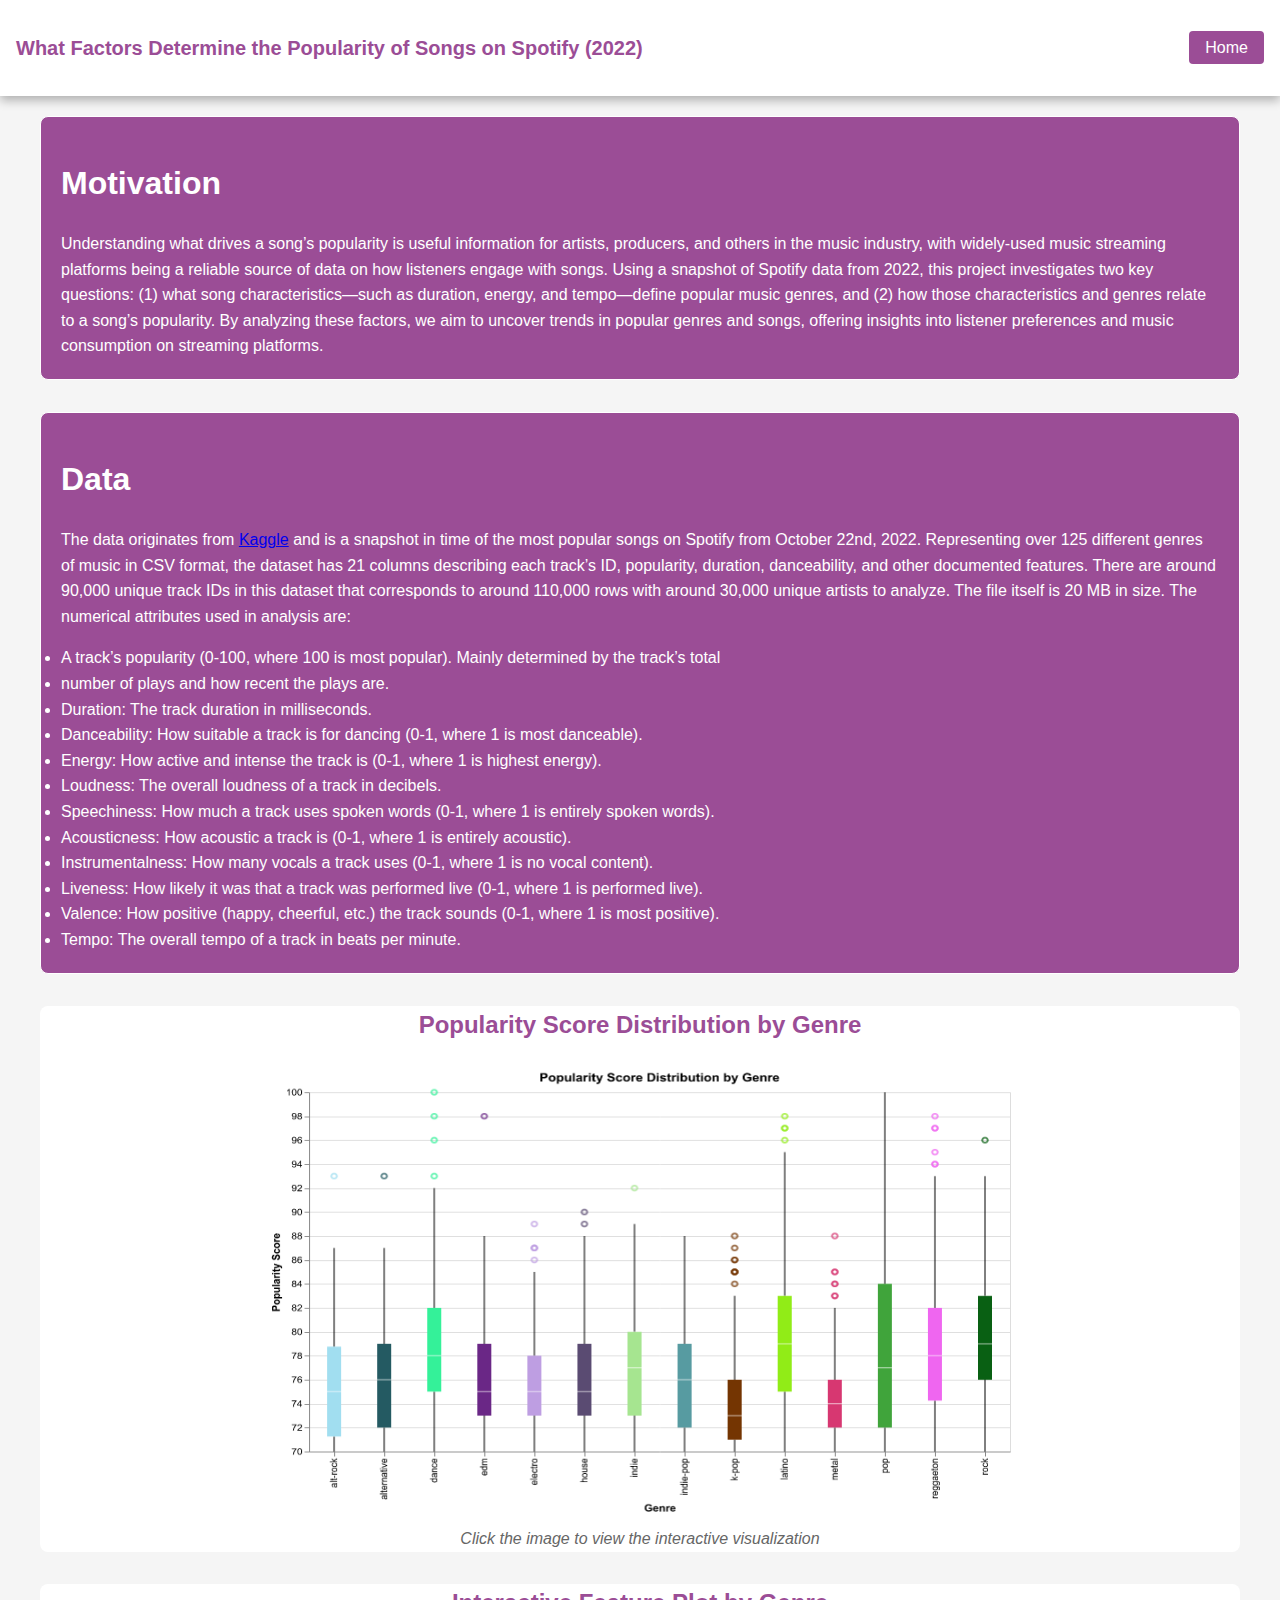
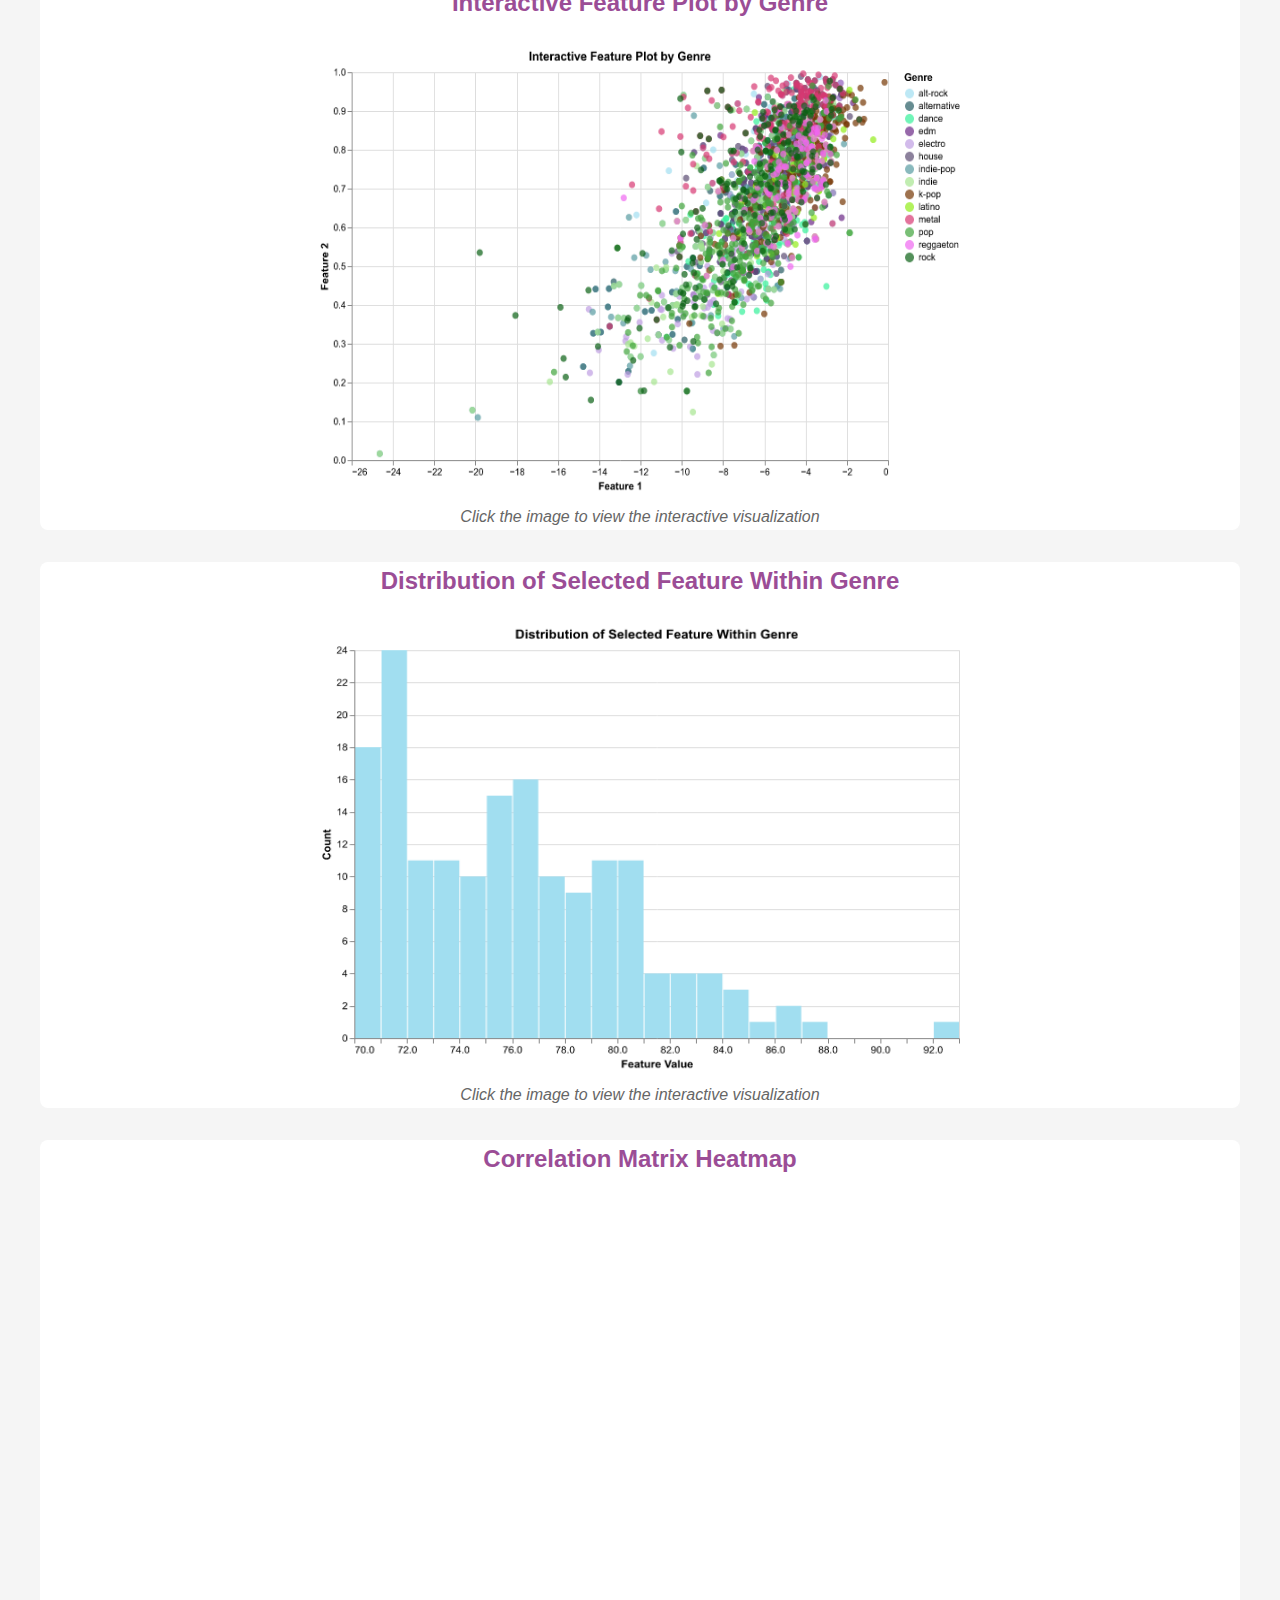
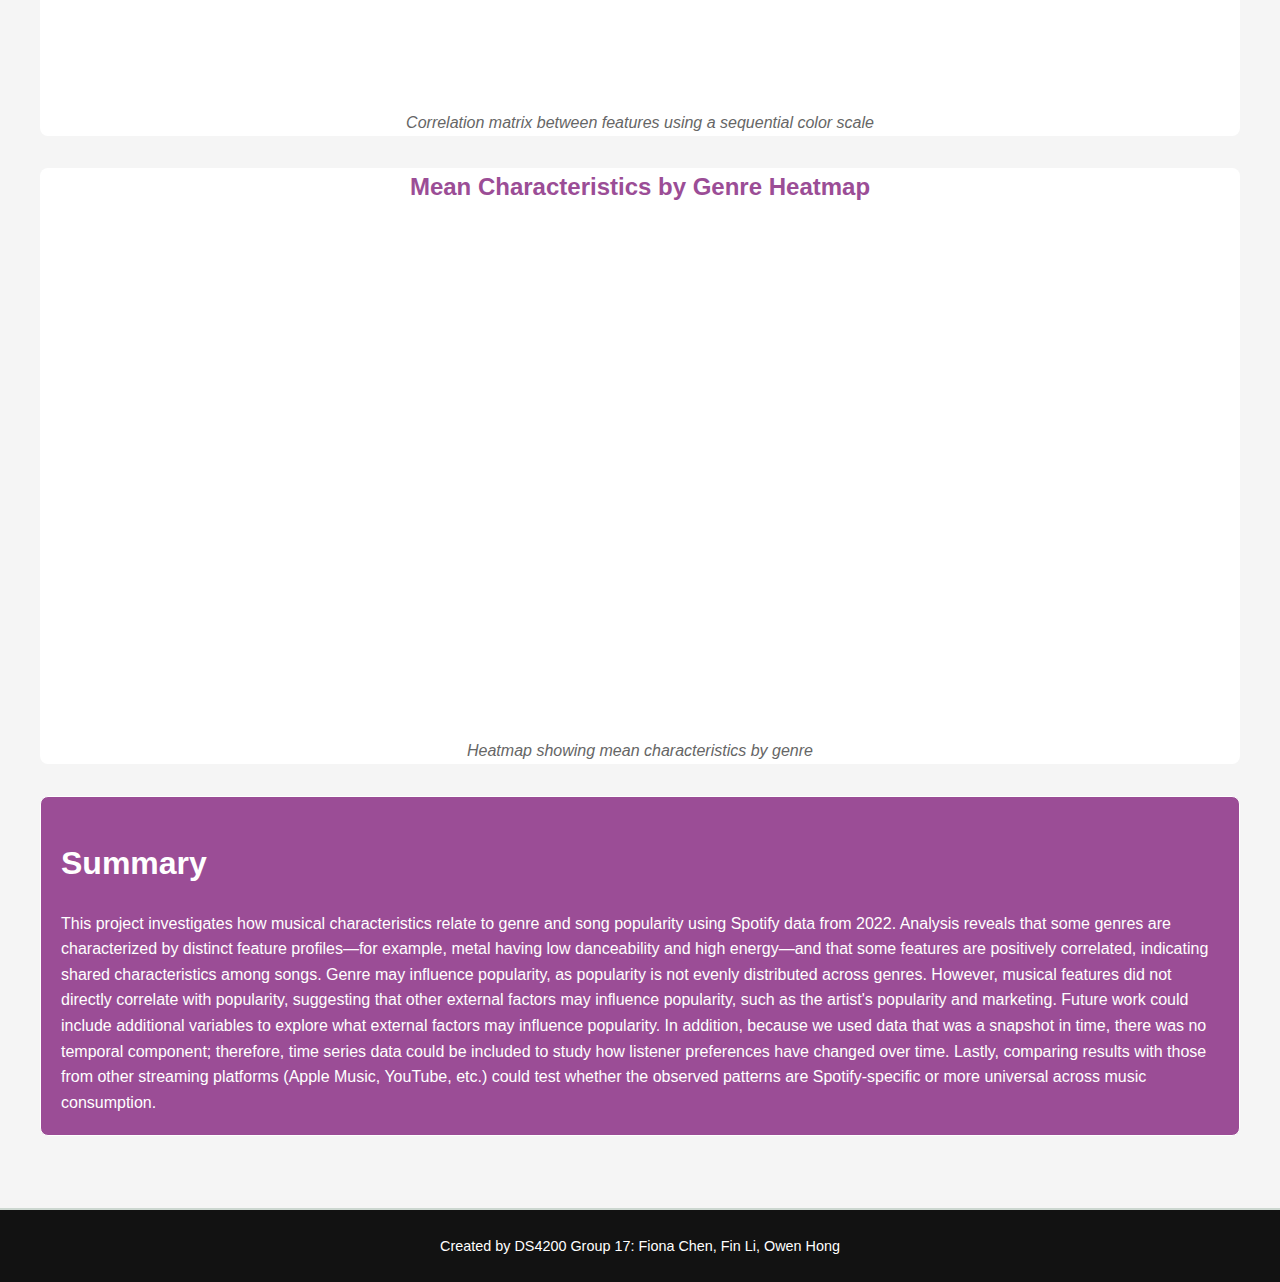
<file: index.html>
<!DOCTYPE html>
<html lang="en">

<head>
  <meta charset="UTF-8">
  <meta name="viewport" content="width=device-width, initial-scale=1.0">
  <title>What Factors Determine the Popularity of Songs on Spotify (2022)</title>
  <script src="https://d3js.org/d3.v7.min.js"></script>
  <link href="https://fonts.googleapis.com/css2?family=Roboto:wght@400;700&display=swap" rel="stylesheet">
  <!-- Link to external CSS file -->
  <link rel="stylesheet" href="style1.css">
  <!-- Additional inline styles for visualization sections -->
</head>

<body>

  <!-- Top Navigation Bar -->
  <nav class="top-nav">
    <div class="nav-left">
      <a href="#top" class="logo">What Factors Determine the Popularity of Songs on Spotify (2022)</a>
    </div>
    <div class="nav-right">
      <a href="#home">Home</a>
    </div>
  </nav>

  <div class="container">
    <!-- Abstract Section -->
    <section id="abstract" class="abstract">
      <h1> Motivation </h1>
      <p>
        Understanding what drives a song’s popularity is useful information for artists, producers, and others in the
        music industry, with widely-used music streaming platforms being a reliable source of data on how listeners
        engage with songs. Using a snapshot of Spotify data from 2022, this project investigates two key questions: (1)
        what song characteristics—such as duration, energy, and tempo—define popular music genres, and (2) how those
        characteristics and genres relate to a song’s popularity. By analyzing these factors, we aim to uncover trends
        in popular genres and songs, offering insights into listener preferences and music consumption on streaming
        platforms.
      </p>
    </section>

    <section id="data" class="data">
      <h1> Data </h1>
      <p>
        The data originates from <a href="https://www.kaggle.com/datasets/maharshipandya/-spotify-tracks-dataset/"> Kaggle</a> and is a snapshot in time of the most popular songs on Spotify from October
        22nd, 2022. Representing over 125 different genres of music in CSV format, the dataset has 21 columns describing
        each track’s ID, popularity, duration, danceability, and other documented features. There are around 90,000
        unique track IDs in this dataset that corresponds to around 110,000 rows with around 30,000 unique artists to
        analyze. The file itself is 20 MB in size.

        The numerical attributes used in analysis are:
      </p>
        <li> A track’s popularity (0-100, where 100 is most popular). Mainly determined by the track’s total</li>
        <li> number of plays and how recent the plays are.</li>
        <li> Duration: The track duration in milliseconds.</li>
        <li> Danceability: How suitable a track is for dancing (0-1, where 1 is most danceable).</li>
        <li> Energy: How active and intense the track is (0-1, where 1 is highest energy).</li>
        <li> Loudness: The overall loudness of a track in decibels.</li>
        <li> Speechiness: How much a track uses spoken words (0-1, where 1 is entirely spoken words).</li>
        <li> Acousticness: How acoustic a track is (0-1, where 1 is entirely acoustic).</li>
        <li> Instrumentalness: How many vocals a track uses (0-1, where 1 is no vocal content).</li>
        <li> Liveness: How likely it was that a track was performed live (0-1, where 1 is performed live).</li>
        <li> Valence: How positive (happy, cheerful, etc.) the track sounds (0-1, where 1 is most positive).</li>
        <li> Tempo: The overall tempo of a track in beats per minute.</li>
    </section>

    <!-- Section: Popularity Score Distribution by Genre -->
    <section id="popularity" class="chart-section">
      <h2>Popularity Score Distribution by Genre</h2>
      <!-- PNG thumbnail wrapped in an anchor; clicking it loads the interactive page -->
      <a href="popularity_distribution.html">
        <img class="chart-img" src="popularity_distribution.png" alt="Popularity Score Distribution Thumbnail"
          width="750" height="450">
      </a>
      <p class="chart-caption">Click the image to view the interactive visualization</p>
    </section>

    <!-- Section: Interactive Feature Plot by Genre -->
    <section id="feature" class="chart-section">
      <h2>Interactive Feature Plot by Genre</h2>
      <a href="interactive_feature_scatter.html">
        <img class="chart-img" src="interactive_feature_scatter.png" alt="Interactive Feature Plot Thumbnail"
          width="650" height="450">
      </a>
      <p class="chart-caption">Click the image to view the interactive visualization</p>
    </section>

    <!-- Section: Distribution of Selected Feature Within Genre -->
    <section id="distribution" class="chart-section">
      <h2>Distribution of Selected Feature Within Genre</h2>
      <a href="feature_distribution.html">
        <img class="chart-img" src="feature_distribution.png" alt="Distribution of Selected Feature Thumbnail"
          width="650" height="450">
      </a>
      <p class="chart-caption">Click the image to view the interactive visualization</p>
    </section>

    <!-- Section: First D3 Heatmap (Correlation Matrix) -->
    <section id="d3heatmap1" class="chart-section">
      <h2>Correlation Matrix Heatmap</h2>
      <a href="heatmap1.html">
        <div id="heatmap1" class="d3-chart small"></div>
      </a>
      <script src="heatmap1.js"></script>
      <p class="chart-caption">Correlation matrix between features using a sequential color scale</p>
    </section>

    <!-- Section: Second D3 Heatmap (Genre Feature Means) -->
    <section id="d3heatmap2" class="chart-section">
      <h2>Mean Characteristics by Genre Heatmap</h2>
      <a href="heatmap2.html">
        <div id="heatmap2" class="d3-chart small"></div>
      </a>
      <script src="heatmap2.js"></script>
      <p class="chart-caption">Heatmap showing mean characteristics by genre</p>
    </section>

    <!-- Summary Section -->
    <section id="summary" class="abstract">
      <h1> Summary </h1>
      <p>
        This project investigates how musical characteristics relate to genre and song popularity using Spotify data
        from 2022. Analysis reveals that some genres are characterized by distinct feature profiles—for example, metal
        having low danceability and high energy—and that some features are positively correlated, indicating shared
        characteristics among songs. Genre may influence popularity, as popularity is not evenly distributed across
        genres. However, musical features did not directly correlate with popularity, suggesting that other external
        factors may influence popularity, such as the artist's popularity and marketing.

        Future work could include additional variables to explore what external factors may influence popularity. In
        addition, because we used data that was a snapshot in time, there was no temporal component; therefore, time
        series data could be included to study how listener preferences have changed over time. Lastly, comparing
        results with those from other streaming platforms (Apple Music, YouTube, etc.) could test whether the observed
        patterns are Spotify-specific or more universal across music consumption.
      </p>
    </section>

  </div>

  <footer>
    <p>Created by DS4200 Group 17: Fiona Chen, Fin Li, Owen Hong</p>
  </footer>

</body>

</html>
</file>
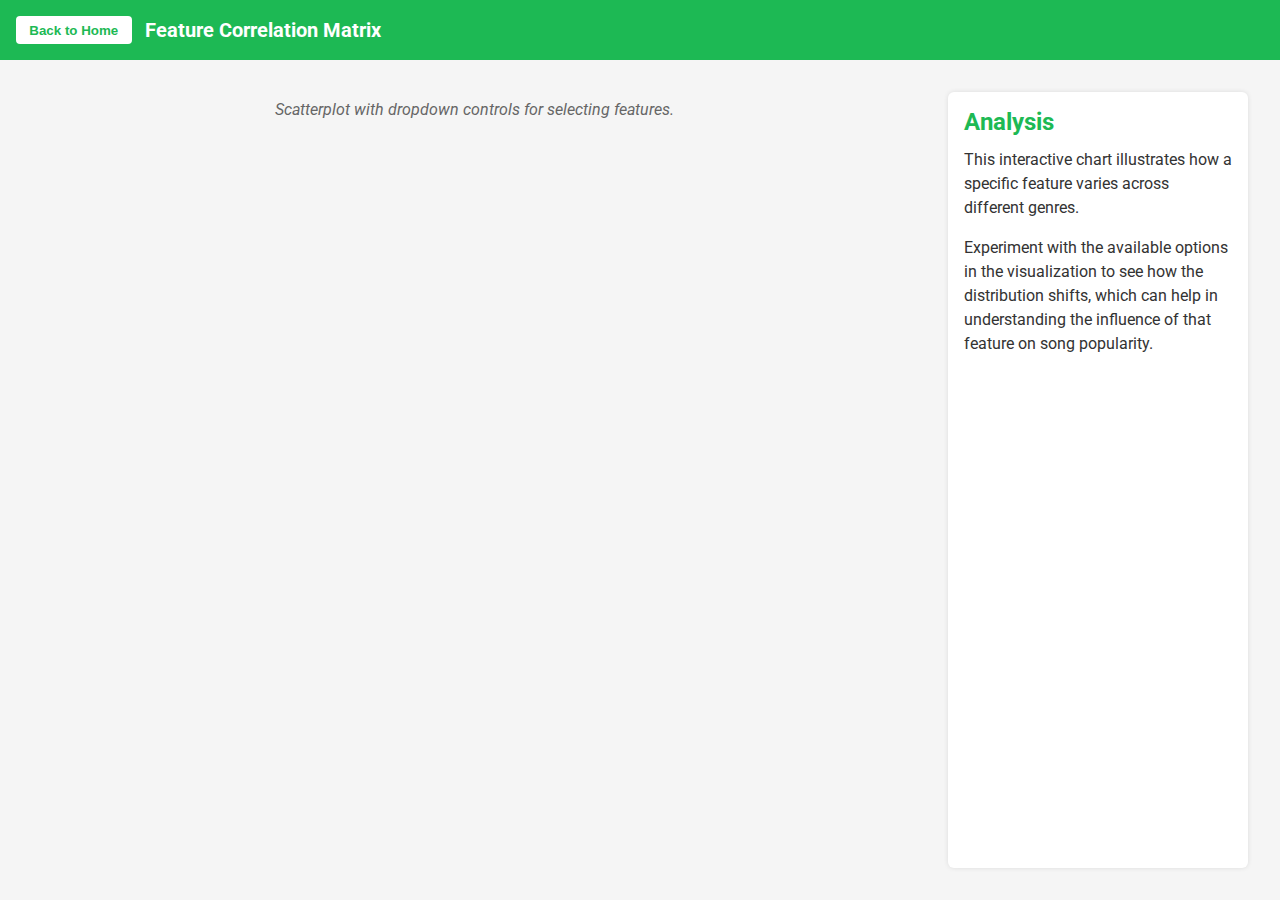
<file: heatmap1.html>
<!DOCTYPE html>
<html lang="en">

<head>
    <meta charset="UTF-8">
    <title>Feature Distribution</title>
    <link href="https://fonts.googleapis.com/css2?family=Roboto:wght@400;700&display=swap" rel="stylesheet">
    <style>
        /* Basic Reset & Body */
        * {
            margin: 0;
            padding: 0;
            box-sizing: border-box;
        }

        html,
        body {
            height: 100%;
        }

        body {
            font-family: 'Roboto', sans-serif;
            background-color: #f5f5f5;
            color: #333;
            display: flex;
            flex-direction: column;
            min-height: 100vh;
        }

        /* Header with 'Back' Button */
        .header {
            display: flex;
            align-items: center;
            background-color: #1DB954;
            padding: 1em;
            color: #fff;
        }

        .header button {
            background-color: #fff;
            border: none;
            color: #1DB954;
            font-weight: 600;
            padding: 0.5em 1em;
            border-radius: 4px;
            cursor: pointer;
            margin-right: 1em;
        }

        .header button:hover {
            background-color: #eaeaea;
        }

        .header h1 {
            font-size: 1.25rem;
            margin: 0;
        }

        /* Main Container */
        .container {
            display: flex;
            flex: 1;
            padding: 2em;
            gap: 2em;
        }

        /* Left Column: Visualization */
        .left-col {
            flex: 3;
            display: flex;
            flex-direction: column;
            align-items: center;
        }

        .plot-object {
            width: 100%;
            height: 70vh;
            /* Adjust as needed */
            border: none;
            background-color: #fff;
            box-shadow: 0 0 5px rgba(0, 0, 0, 0.1);
        }

        .chart-caption {
            font-style: italic;
            text-align: center;
            margin-top: 0.5em;
            color: #666;
        }

        /* Right Column: Analysis */
        .right-col {
            flex: 1;
            max-width: 300px;
            background-color: #fff;
            padding: 1em;
            border-radius: 6px;
            box-shadow: 0 0 5px rgba(0, 0, 0, 0.1);
            overflow-y: auto;
        }

        .right-col h2 {
            margin-bottom: 0.5em;
            color: #1DB954;
        }

        .right-col p {
            line-height: 1.5;
            margin-bottom: 1em;
        }
    </style>
</head>

<body>
    <!-- Header with Back Button -->
    <div class="header">
        <button onclick="window.location.href='index.html#abstract'">Back to Home</button>
        <h1>Feature Correlation Matrix</h1>
    </div>

    <!-- Main Container -->
    <div class="container">
        <!-- Left Column: Visualization -->
        <div class="left-col">
            <div id="heatmap1"></div>
            <script src='https://d3js.org/d3.v7.min.js'></script>
            <script src='heatmap1.js'></script>

            <p class="chart-caption">
                Scatterplot with dropdown controls for selecting features.
            </p>
        </div>

        <!-- Right Column: Analysis -->
        <div class="right-col">
            <h2>Analysis</h2>
            <p>
                This interactive chart illustrates how a specific feature varies across different genres.
            </p>
            <p>
                Experiment with the available options in the visualization to see how the distribution shifts, which can
                help in understanding the influence of that feature on song popularity.
            </p>
        </div>
    </div>
</body>

</html>
</file>
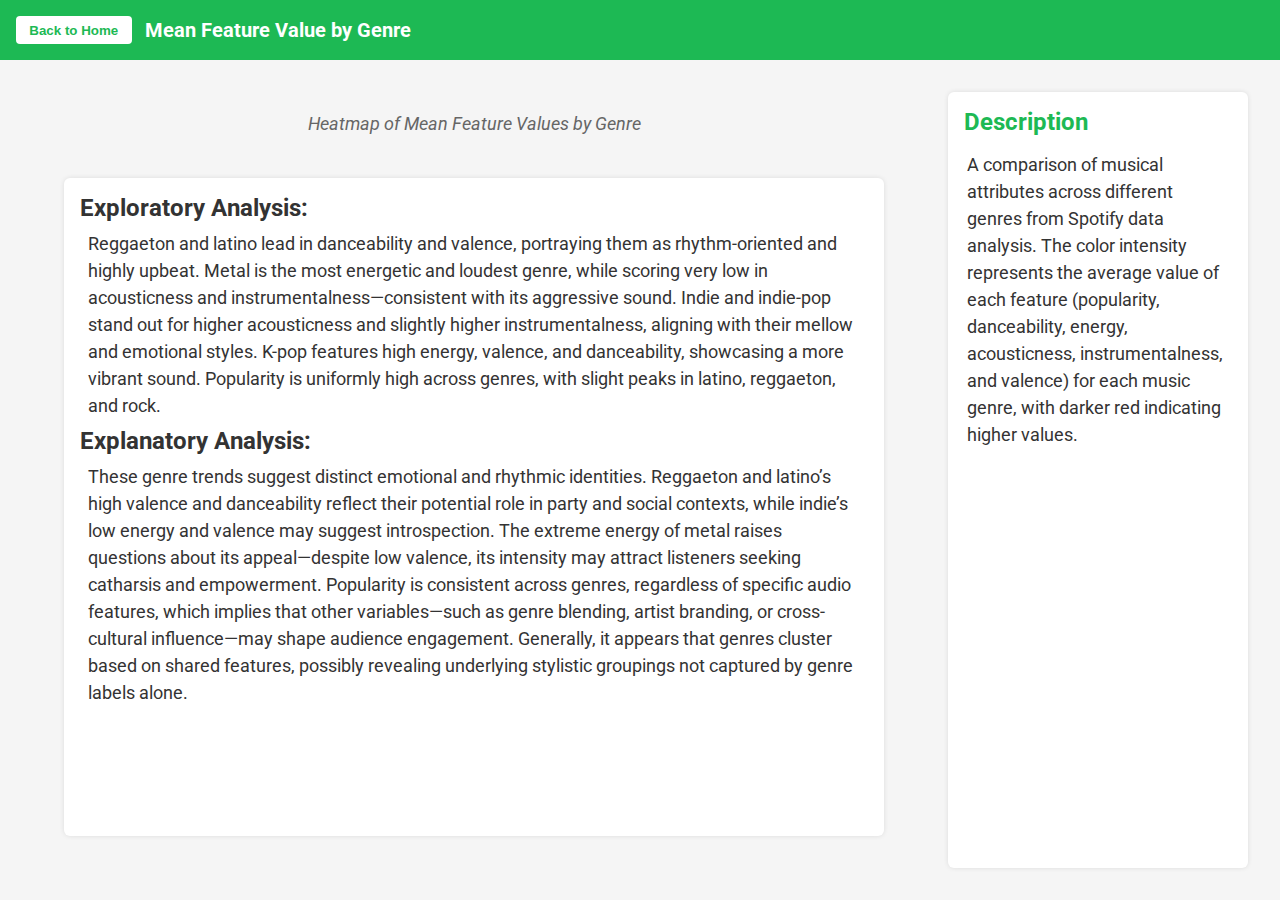
<file: heatmap2.html>
<!DOCTYPE html>
<html lang="en">

<head>
  <meta charset="UTF-8">
  <title>Feature Distribution</title>
  <link href="https://fonts.googleapis.com/css2?family=Roboto:wght@400;700&display=swap" rel="stylesheet">
  <style>
    /* Basic Reset & Body */
    * {
      margin: 0;
      padding: 0;
      box-sizing: border-box;
    }

    html,
    body {
      height: 100%;
    }

    body {
      font-family: 'Roboto', sans-serif;
      background-color: #f5f5f5;
      color: #333;
      display: flex;
      flex-direction: column;
      min-height: 100vh;
    }

    /* Header with 'Back' Button */
    .header {
      display: flex;
      align-items: center;
      background-color: #1DB954;
      padding: 1em;
      color: #fff;
    }

    .header button {
      background-color: #fff;
      border: none;
      color: #1DB954;
      font-weight: 600;
      padding: 0.5em 1em;
      border-radius: 4px;
      cursor: pointer;
      margin-right: 1em;
    }

    .header button:hover {
      background-color: #eaeaea;
    }

    .header h1 {
      font-size: 1.25rem;
      margin: 0;
    }

    /* Main Container */
    .container {
      display: flex;
      flex: 1;
      padding: 2em;
      gap: 2em;
    }

    /* Left Column: Visualization */
    .left-col {
      flex: 3;
      display: flex;
      flex-direction: column;
      align-items: center;
    }

    .plot-object {
      width: 100%;
      height: 70vh;
      /* Adjust as needed */
      border: none;
      background-color: #fff;
      box-shadow: 0 0 5px rgba(0, 0, 0, 0.1);
    }

    .chart-caption {
      font-style: italic;
      text-align: center;
      margin-top: 0.5em;
      color: #666;
    }

    /* Right Column: Analysis */
    .right-col {
      flex: 1;
      max-width: 300px;
      background-color: #fff;
      padding: 1em;
      border-radius: 6px;
      box-shadow: 0 0 5px rgba(0, 0, 0, 0.1);
      overflow-y: auto;
    }

    .right-col h2 {
      margin-bottom: 0.5em;
      color: #1DB954;
    }

    .right-col p {
      line-height: 1.5;
      margin-bottom: 1em;
    }

    svg {
      background-color: #fff;
    }

    p {
      font-size: large;
      padding: 1%;
      line-height: 150%;
    }

    .section {
      background-color: #fff;
      padding: 1em;
      border-radius: 6px;
      box-shadow: 0 0 5px rgba(0, 0, 0, 0.1);
      /* overflow-y: auto; */
    }
  </style>
</head>

<body>
  <!-- Header with Back Button -->
  <div class="header">
    <button onclick="window.location.href='index.html#abstract'">Back to Home</button>
    <h1>Mean Feature Value by Genre</h1>
  </div>

  <!-- Main Container -->
  <div class="container">
    <!-- Left Column: Visualization -->
    <div class="left-col">
      <div id="heatmap2"></div>
      <script src='https://d3js.org/d3.v7.min.js'></script>
      <script src='heatmap2.js'></script>

      <p class="chart-caption">
        Heatmap of Mean Feature Values by Genre
      </p>

      <div class="container">
        <div class="section">
          <h2>Exploratory Analysis:</h2>
          <p>
            Reggaeton and latino lead in danceability
            and valence, portraying them as rhythm-oriented and highly upbeat. Metal is the most energetic and loudest
            genre, while scoring very low in acousticness and instrumentalness—consistent with its aggressive sound.
            Indie
            and indie-pop stand out for higher acousticness and slightly higher instrumentalness, aligning with their
            mellow
            and emotional styles. K-pop features high energy, valence, and danceability, showcasing a more vibrant
            sound.
            Popularity is uniformly high across genres, with slight peaks in latino, reggaeton, and rock.
          </p>

          <h2>Explanatory Analysis:</h2>
          <p>
            These genre trends suggest distinct emotional and rhythmic identities. Reggaeton and latino’s high valence
            and
            danceability reflect their potential role in party and social contexts, while indie’s low energy and valence
            may
            suggest introspection. The extreme energy of metal raises questions about its appeal—despite low valence,
            its
            intensity may attract listeners seeking catharsis and empowerment. Popularity is consistent across genres,
            regardless of specific audio features, which implies that other variables—such as genre blending, artist
            branding, or cross-cultural influence—may shape audience engagement. Generally, it appears that genres
            cluster
            based on shared features, possibly revealing underlying stylistic groupings not captured by genre labels
            alone.
          </p>
        </div>
      </div>

    </div>

    <!-- Right Column: Analysis -->
    <div class="right-col">
      <h2>Description</h2>
      <p>
        A comparison of musical attributes across different genres from Spotify data analysis. The color intensity
        represents the average value of each feature (popularity, danceability, energy, acousticness, instrumentalness,
        and valence) for each music genre, with darker red indicating higher values.
      </p>
    </div>
</body>

</html>
</file>
<file: style1.css>
/* Base Styles with Spotify-inspired dark theme */
body {
  font-family: 'Proxima Nova', sans-serif;
  background: #f5f5f5;
  margin: 0;
  padding: 0;
  line-height: 1.6;
  color: #FFFFFF;
}

.top-nav {
  background: #FFFFFF;
  display: flex;
  align-items: center;
  justify-content: space-between;
  padding: 0.5em 1em;
  /* border-bottom: 2px solid #1DB954; */
  height: 80px;
  box-shadow: 0px 4px 10px rgba(0, 0, 0, 0.3);
  /* Smooth transition for the shadow */
}

.top-nav .nav-left .logo {
  color: #9B4D96;
  font-weight: 700;
  font-size: 1.25em;
  text-decoration: none;

}

.top-nav .nav-right a {
  color: #FFFFFF;
  text-decoration: none;
  padding: 0.5em 1em;
  background-color: #9B4D96;
  border-radius: 4px;
  font-weight: 500;
}

.top-nav .nav-right a:hover {
  background-color: #C4A3D7;
}

header {
  background: #121212;
  padding: 20px;
  text-align: center;
  border-bottom: 2px solid #1DB954;
}

header h1 {
  margin: 0;
  font-size: 2.5em;
  color: #121212;
}

.container {
  max-width: 1200px;
  margin: 0 auto;
  padding: 20px;
}

/* Abstract Section */
.abstract {
  background: #9B4D96;
  border: 1px solid;
  border-radius: 8px;
  padding: 20px;
  margin-bottom: 2em;
  color: #FFFFFF;
}

.abstract p {
  margin: 0;
}

h2 {
  color:#9B4D96;
  margin-bottom: 1em;
}

/* Visualization Thumbnails on Home Page */
.visualization-list {
  display: grid;
  grid-template-columns: repeat(auto-fit, minmax(250px, 1fr));
  gap: 20px;
}

/* Card Styling for Thumbnails */
.viz-card {
  background: #242424;
  border: 1px solid #1DB954;
  border-radius: 8px;
  overflow: hidden;
  transition: transform 0.3s ease, box-shadow 0.3s ease;
  text-align: center;
}

.viz-card:hover {
  transform: translateY(-5px);
  box-shadow: 0 4px 12px rgba(29, 185, 84, 0.5);
}

.viz-card a {
  color: inherit;
  text-decoration: none;
  display: block;
  padding: 15px;
}

.viz-card img {
  width: 100%;
  height: auto;
  border-bottom: 1px solid #1DB954;
}

.viz-card h3 {
  margin: 10px 0 0;
  font-size: 1.2em;
  color: #1DB954;
}

.chart-section {
  margin: 2em 0;
  background-color: #FFFFFF;
  /* background: radial-gradient(circle, #FFFFFF, rgb(251, 238, 251)); */
  text-align: center;
  border-radius: 8px;
}
.chart-img {
  display: block;
  margin: 0 auto;
  border: none;
  cursor: pointer;
}
.chart-caption {
  text-align: center;
  color: #666;
  font-style: italic;
  margin-top: 0.5em;
}

.data {
  background: #9B4D96;
  border: 1px solid;
  border-radius: 8px;
  padding: 20px;
  margin-bottom: 2em;
  color: #FFFFFF;
}

/* Footer */
footer {
  background: #121212;
  text-align: center;
  padding: 10px;
  border-top: 2px solid #ccd7d0;
  font-size: 0.9em;
  margin-top: 20px;
}

footer a {
  color: #8c928e;
  text-decoration: none;
}

footer a:hover {
  text-decoration: underline;
}

#heatmap2 {
  display: flex;
  justify-content: center;
  align-items: center;
  height: 500px;
  margin: 0 auto;
  width: 100%;
}

#heatmap2 svg {
  display: block;
  margin: 0 auto;
}

#heatmap1 {
  display: flex;
  justify-content: center;
  align-items: center;
  height: 500px;
  margin: 0 auto;
  width: 100%;
}

#heatmap1 svg {
  display: block;
  margin: 0 auto;
}
</file>
